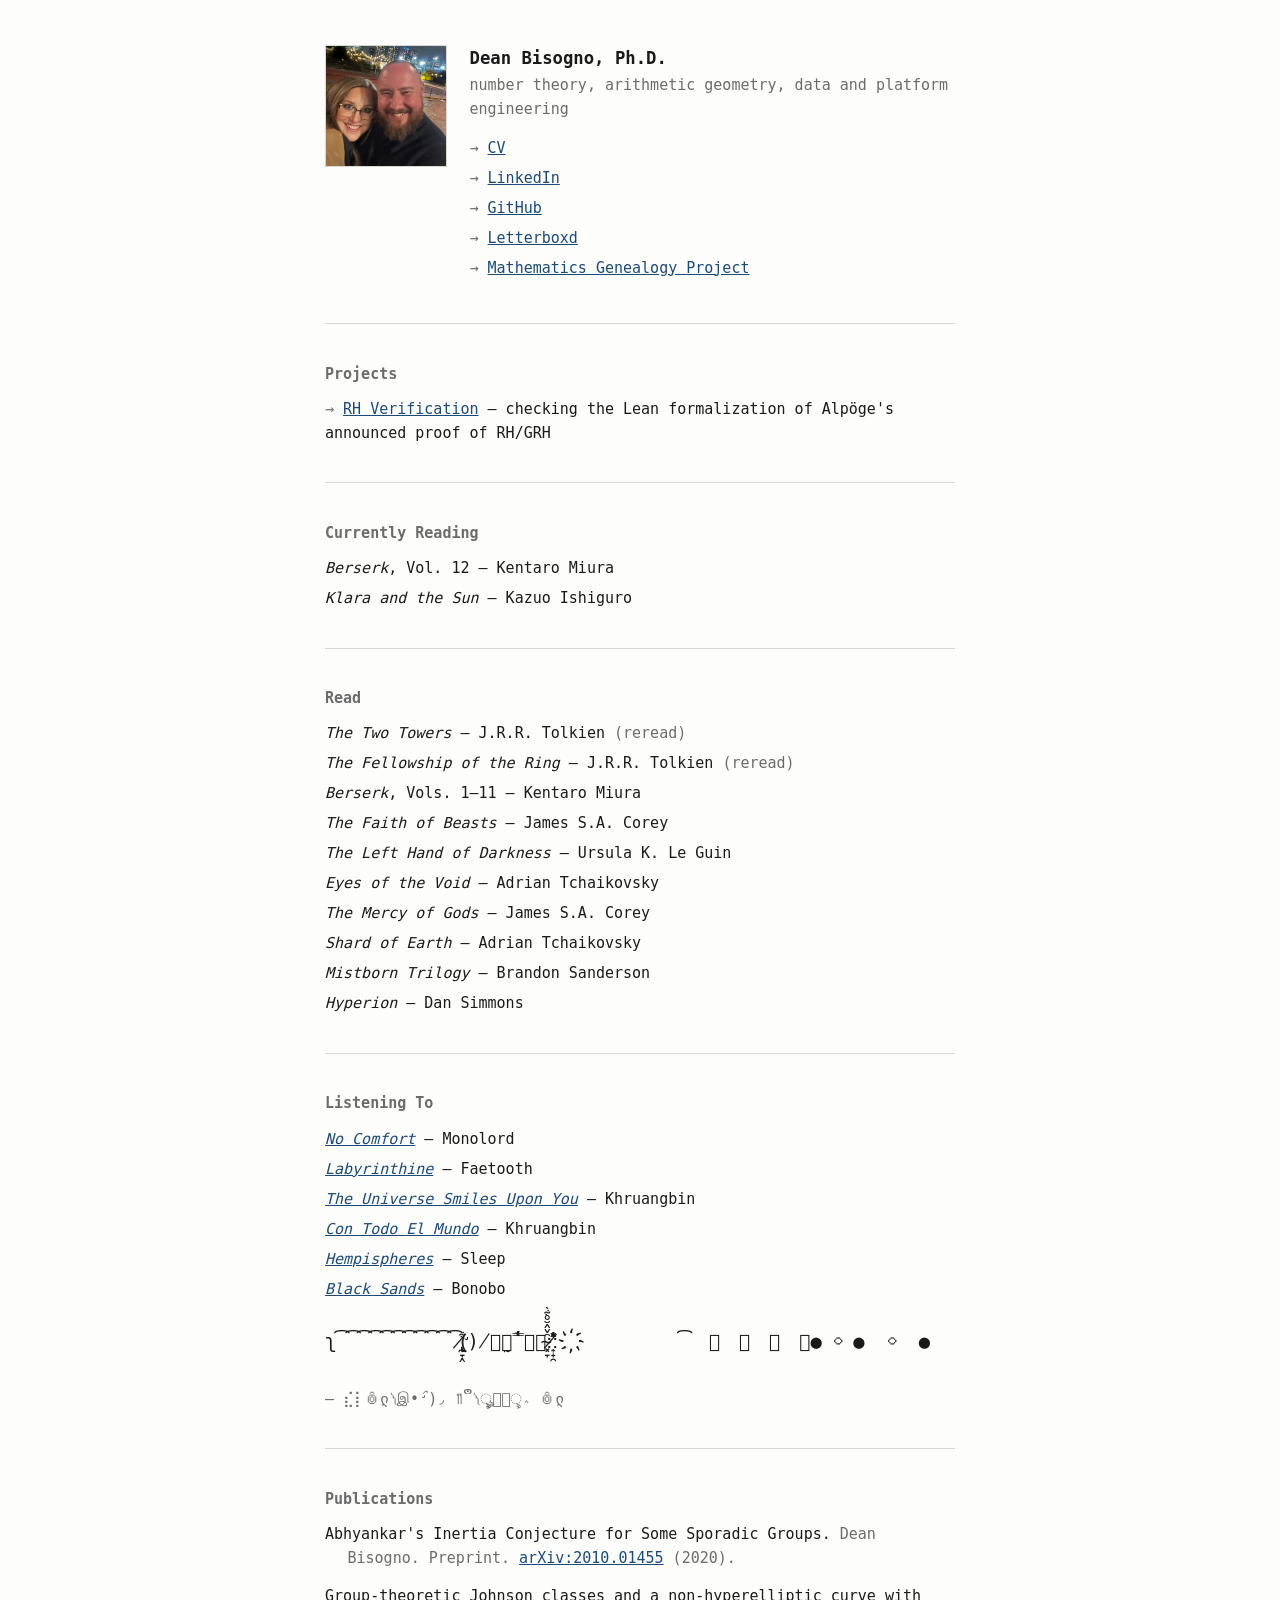
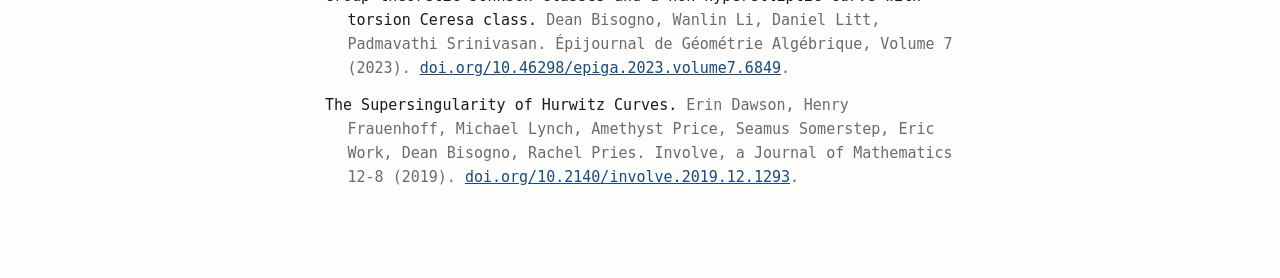
<file: index.html>
<!DOCTYPE html>
<html lang="en">

<head>
    <meta charset="utf-8">
    <meta name="viewport" content="width=device-width, initial-scale=1">
    <title>Dean Bisogno</title>
    <meta name="description" content="Dean Bisogno — number theory, arithmetic geometry, data and platform engineering.">
    <link rel="stylesheet" href="css/style.css">
</head>

<body>

    <header class="masthead">
        <img src="images/profile_picture.jpg" alt="Dean and Elle in Tokyo">
        <div>
            <h1>Dean Bisogno, Ph.D.</h1>
            <p class="tagline">number theory, arithmetic geometry, data and platform engineering</p>
            <ul class="elsewhere">
                <li><a href="resources/Bisogno_CV.pdf">CV</a></li>
                <li><a href="https://www.linkedin.com/in/deanbisogno/">LinkedIn</a></li>
                <li><a href="https://github.com/notcoffeetable">GitHub</a></li>
                <li><a href="https://letterboxd.com/notcoffeetable/">Letterboxd</a></li>
                <li><a href="https://www.genealogy.math.ndsu.nodak.edu/id.php?id=275363">Mathematics Genealogy Project</a></li>
            </ul>
        </div>
    </header>

    <hr>

    <section>
        <h2>Projects</h2>
        <ul class="elsewhere">
            <li><a href="rh-verification.html">RH Verification</a> — checking the Lean formalization of Alpöge's announced proof of RH/GRH</li>
        </ul>
    </section>

    <hr>

    <section>
        <h2>Currently Reading</h2>
        <ul>
            <li><em>Berserk</em>, Vol. 12 — Kentaro Miura</li>
            <li><em>Klara and the Sun</em> — Kazuo Ishiguro</li>
        </ul>
    </section>

    <hr>

    <section>
        <h2>Read</h2>
        <ul>
            <li><em>The Two Towers</em> — J.R.R. Tolkien <span class="note">(reread)</span></li>
            <li><em>The Fellowship of the Ring</em> — J.R.R. Tolkien <span class="note">(reread)</span></li>
            <li><em>Berserk</em>, Vols. 1–11 — Kentaro Miura</li>
            <li><em>The Faith of Beasts</em> — James S.A. Corey</li>
            <li><em>The Left Hand of Darkness</em> — Ursula K. Le Guin</li>
            <li><em>Eyes of the Void</em> — Adrian Tchaikovsky</li>
            <li><em>The Mercy of Gods</em> — James S.A. Corey</li>
            <li><em>Shard of Earth</em> — Adrian Tchaikovsky</li>
            <li><em>Mistborn Trilogy</em> — Brandon Sanderson</li>
            <li><em>Hyperion</em> — Dan Simmons</li>
        </ul>
    </section>

    <hr>

    <section>
        <h2>Listening To</h2>
        <ul>
            <li><a href="https://monolord.bandcamp.com/album/no-comfort"><em>No Comfort</em></a> — Monolord</li>
            <li><a href="https://faetooth.bandcamp.com/album/labyrinthine"><em>Labyrinthine</em></a> — Faetooth</li>
            <li><a href="https://khruangbin.bandcamp.com/album/the-universe-smiles-upon-you"><em>The Universe Smiles Upon You</em></a> — Khruangbin</li>
            <li><a href="https://khruangbin.bandcamp.com/album/con-todo-el-mundo-world-ex-n-s-america"><em>Con Todo El Mundo</em></a> — Khruangbin</li>
            <li><a href="https://sleep.bandcamp.com/album/hempispheres"><em>Hempispheres</em></a> — Sleep</li>
            <li><a href="https://bonobomusic.bandcamp.com/album/black-sands"><em>Black Sands</em></a> — Bonobo</li>
            <li class="art-entry">
                <a class="art-link" href="https://00000ooooo.bandcamp.com/album/--5" aria-label="Bandcamp title 00000ooooo"><span class="art-title" aria-hidden="true">ʅ͡͡͡͡͡͡͡͡͡͡͡(̸̢̛̼̞̭͋ͅ)̸͚̰͛̔̾̀̿͒͂:̴͓̞̑̌̂̆̊͋̀:̸͎̟̯̂̓̌　҉　　　　　͡　͞　͞　͞　҉● ࿀ ●  ࿀  ●　　　҉⃝ 　　　⃝͢ ͞　　　͘　͞⃝̕ ͢　　　　̛　⃝ 　　　̸　̡　　͢⃝̧ 　͡　͡　　̀　̧　̢⃝͜ 　 　҉　　͞　͞　⃝͞ 　͞　͡⃝  ⃝҉҈҉҈҉҈҉҈҉҈҉ :̶̢͙͙͕̠̩͆(̷̮͍͚̫͚͂̍)̵̳̗̊(　̟̞̝̜̙̘̗̖҉̵̴̨̧̢̡̼̻̺̹̳̲̱̰̯̮̭̬̫̪̩̦̥</span></a>
                <span class="art-by">— ⣎⡇ꉺლ༽இ•̛)ྀ◞ ༎ຶ ༽ৣৢ؞ৢ؞ؖ ꉺლ</span>
            </li>
        </ul>
    </section>

    <hr>

    <section>
        <h2>Publications</h2>
        <ul class="bib">
            <li><cite>Abhyankar's Inertia Conjecture for Some Sporadic Groups.</cite>
                Dean Bisogno. Preprint. <a href="https://arxiv.org/abs/2010.01455">arXiv:2010.01455</a> (2020).</li>
            <li><cite>Group-theoretic Johnson classes and a non-hyperelliptic curve with torsion Ceresa class.</cite>
                Dean Bisogno, Wanlin Li, Daniel Litt, Padmavathi Srinivasan.
                Épijournal de Géométrie Algébrique, Volume 7 (2023).
                <a href="https://doi.org/10.46298/epiga.2023.volume7.6849">doi.org/10.46298/epiga.2023.volume7.6849</a>.</li>
            <li><cite>The Supersingularity of Hurwitz Curves.</cite>
                Erin Dawson, Henry Frauenhoff, Michael Lynch, Amethyst Price, Seamus Somerstep, Eric Work, Dean Bisogno, Rachel Pries.
                Involve, a Journal of Mathematics 12-8 (2019).
                <a href="https://doi.org/10.2140/involve.2019.12.1293">doi.org/10.2140/involve.2019.12.1293</a>.</li>
        </ul>
    </section>

</body>

</html>
</file>
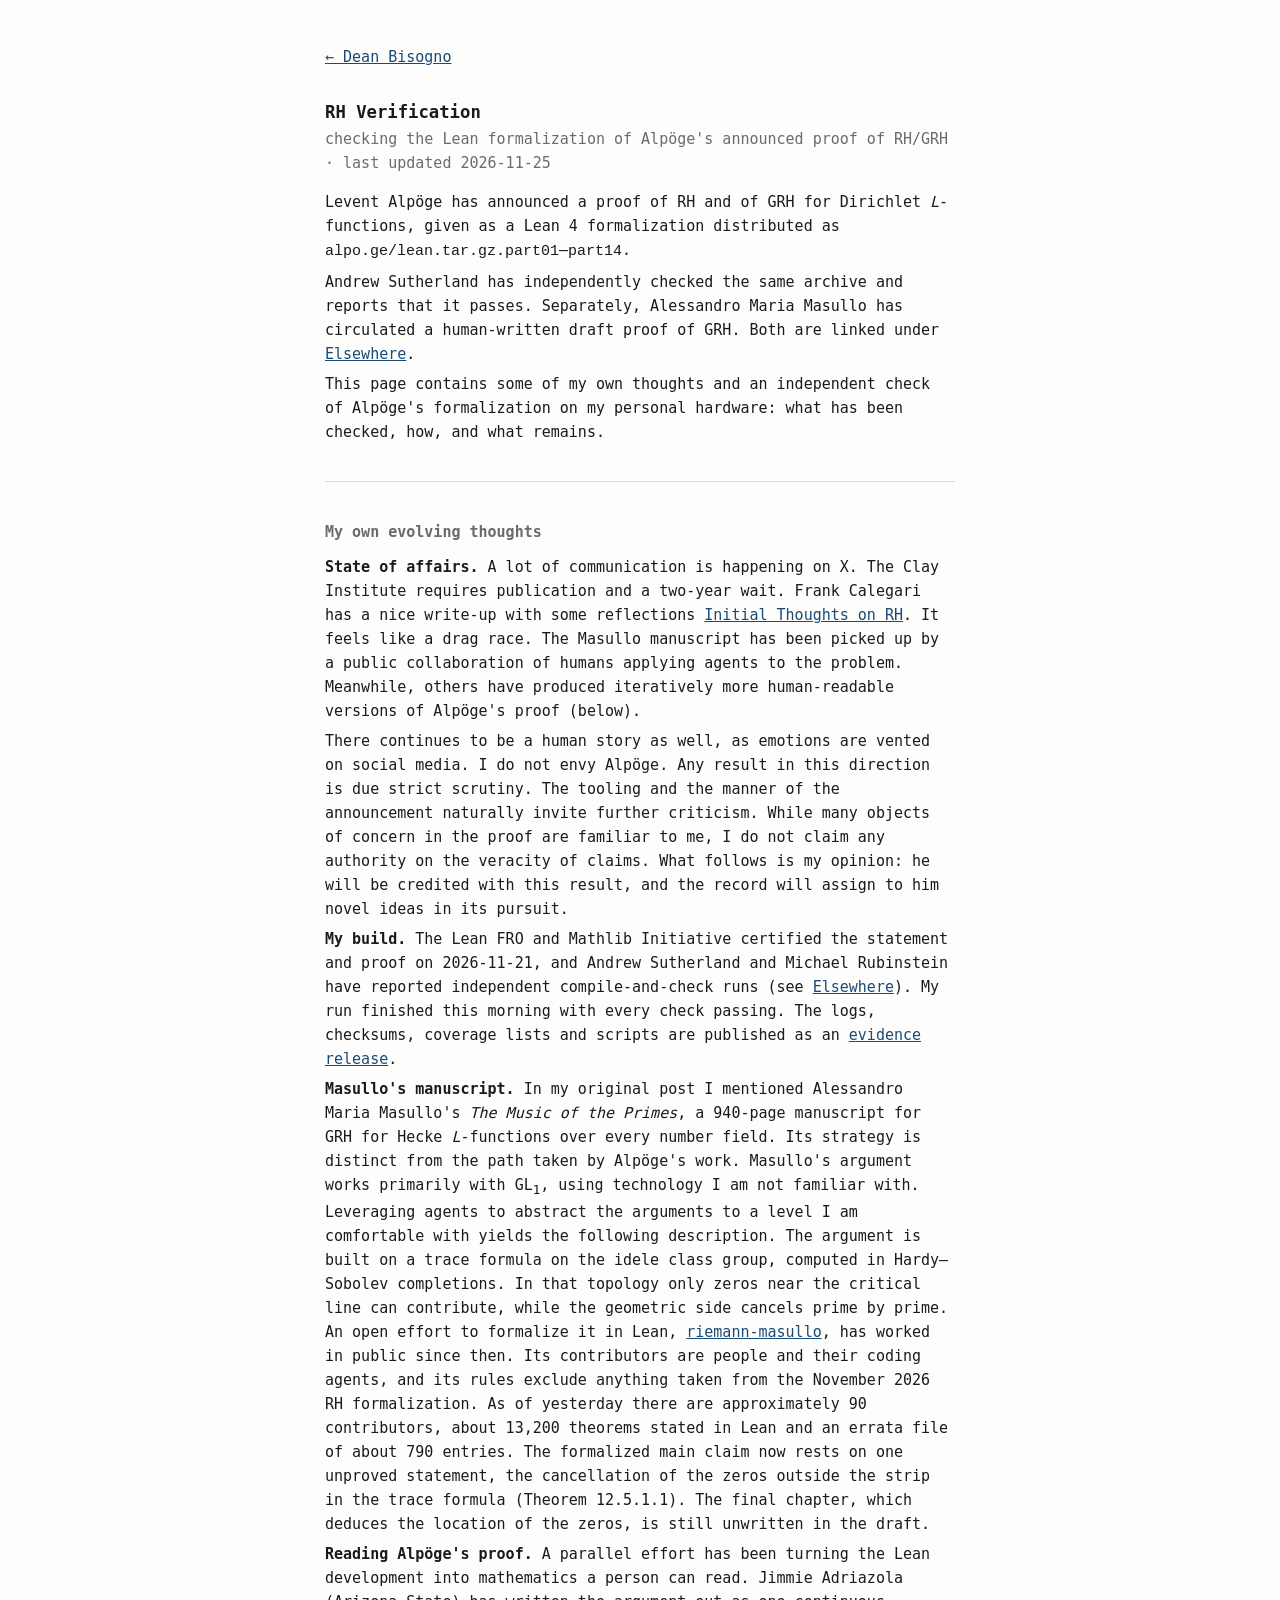
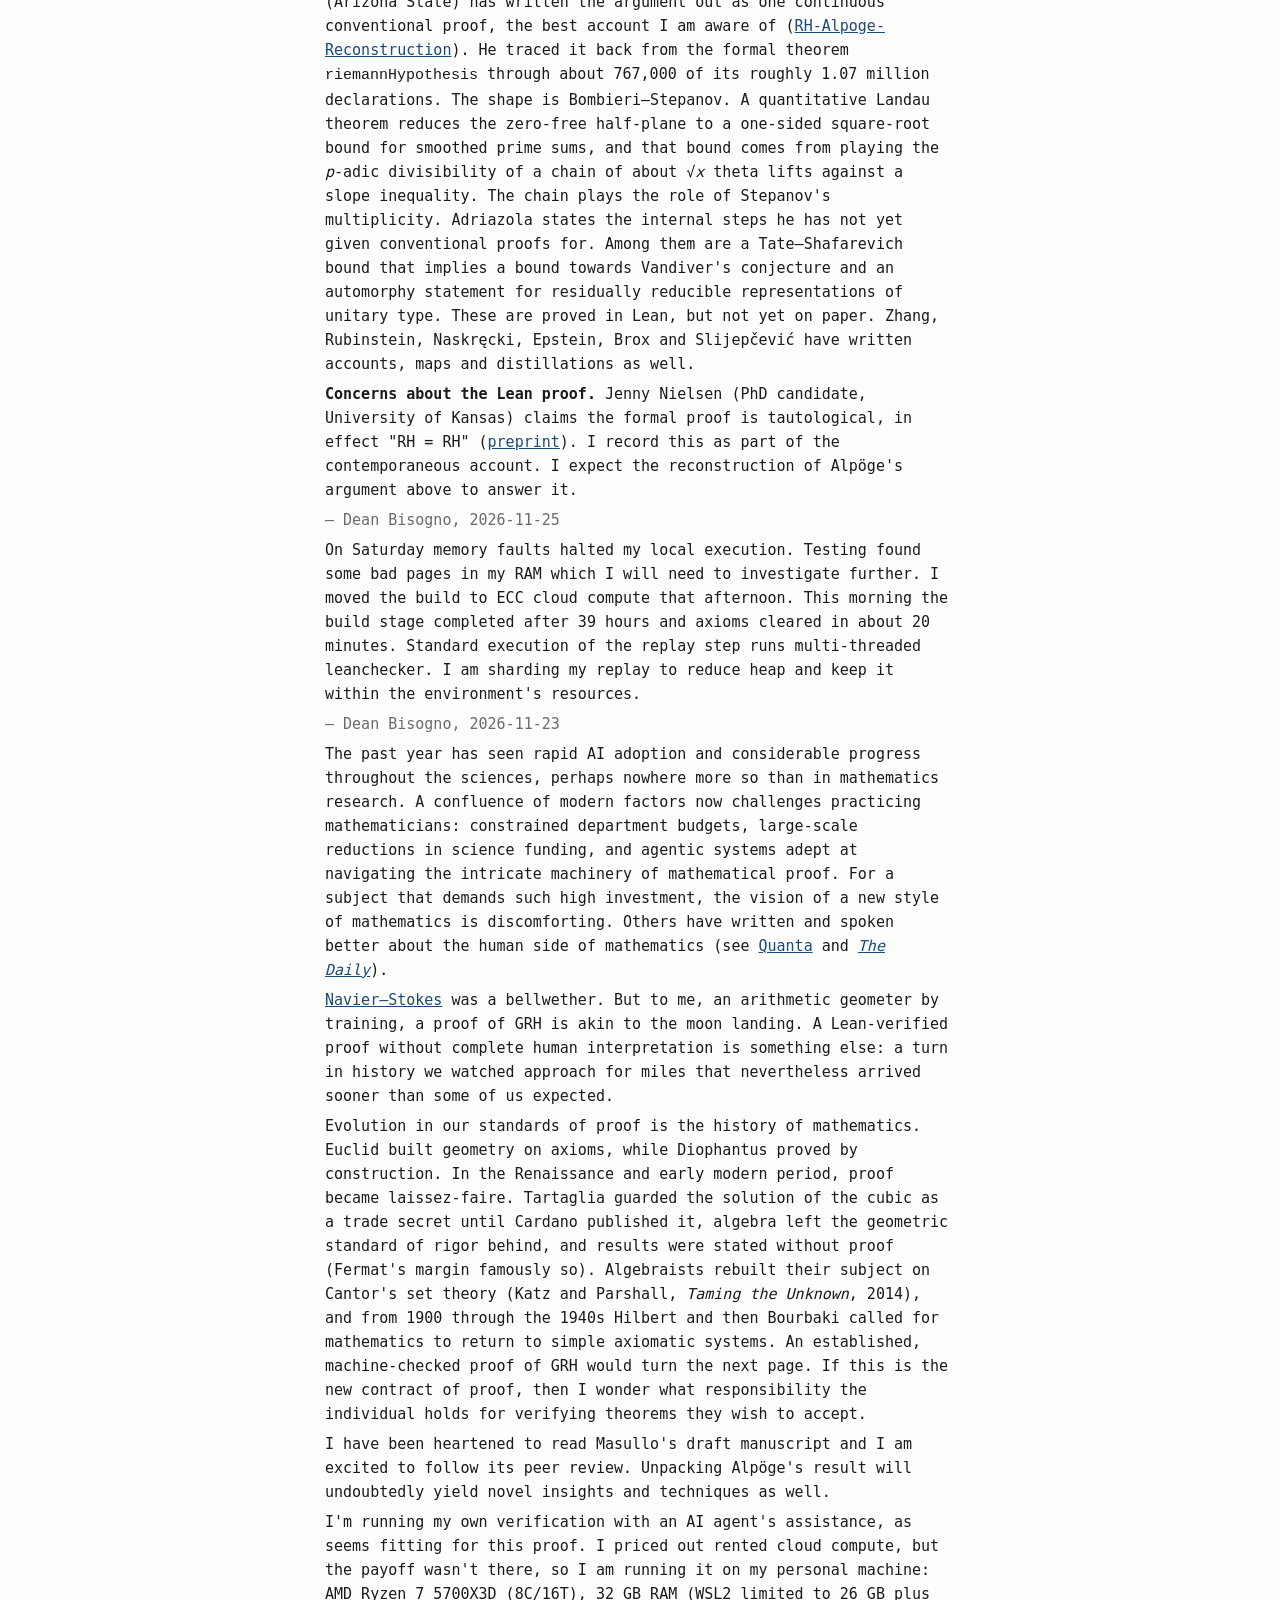
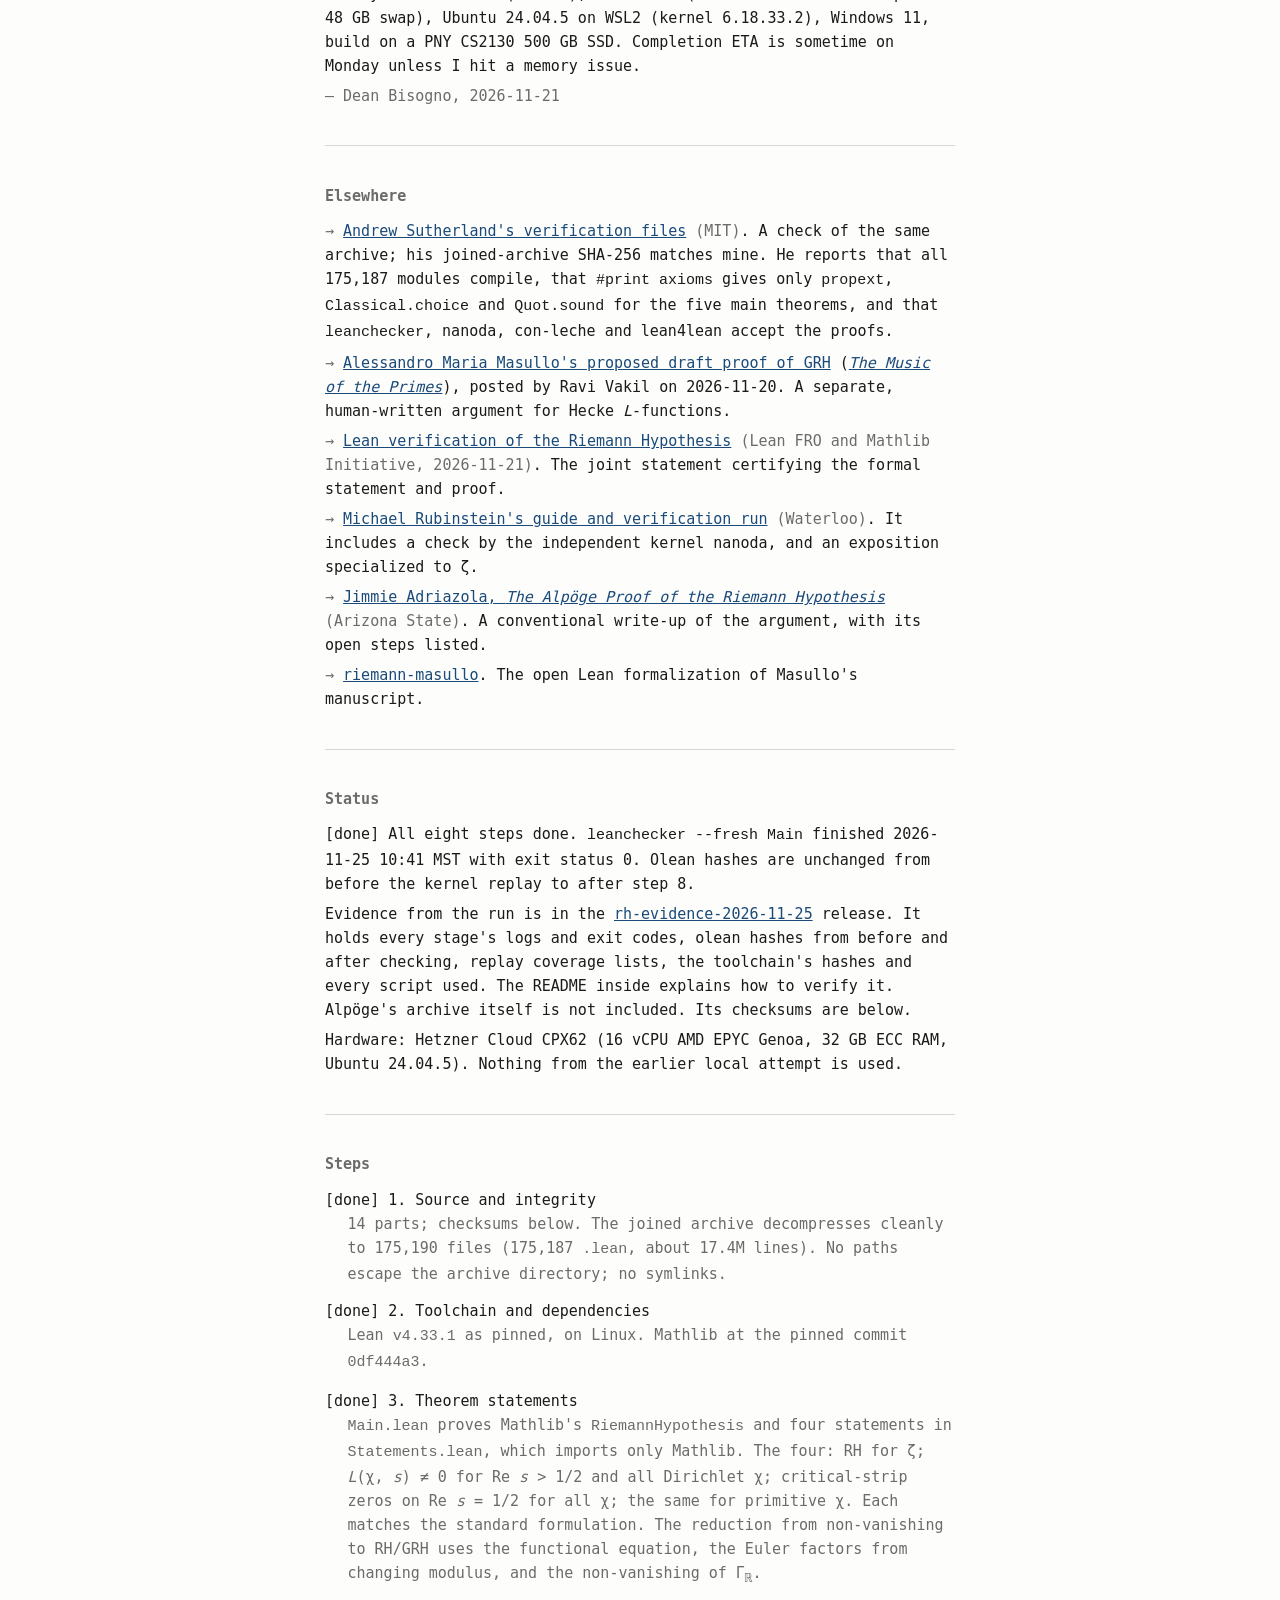
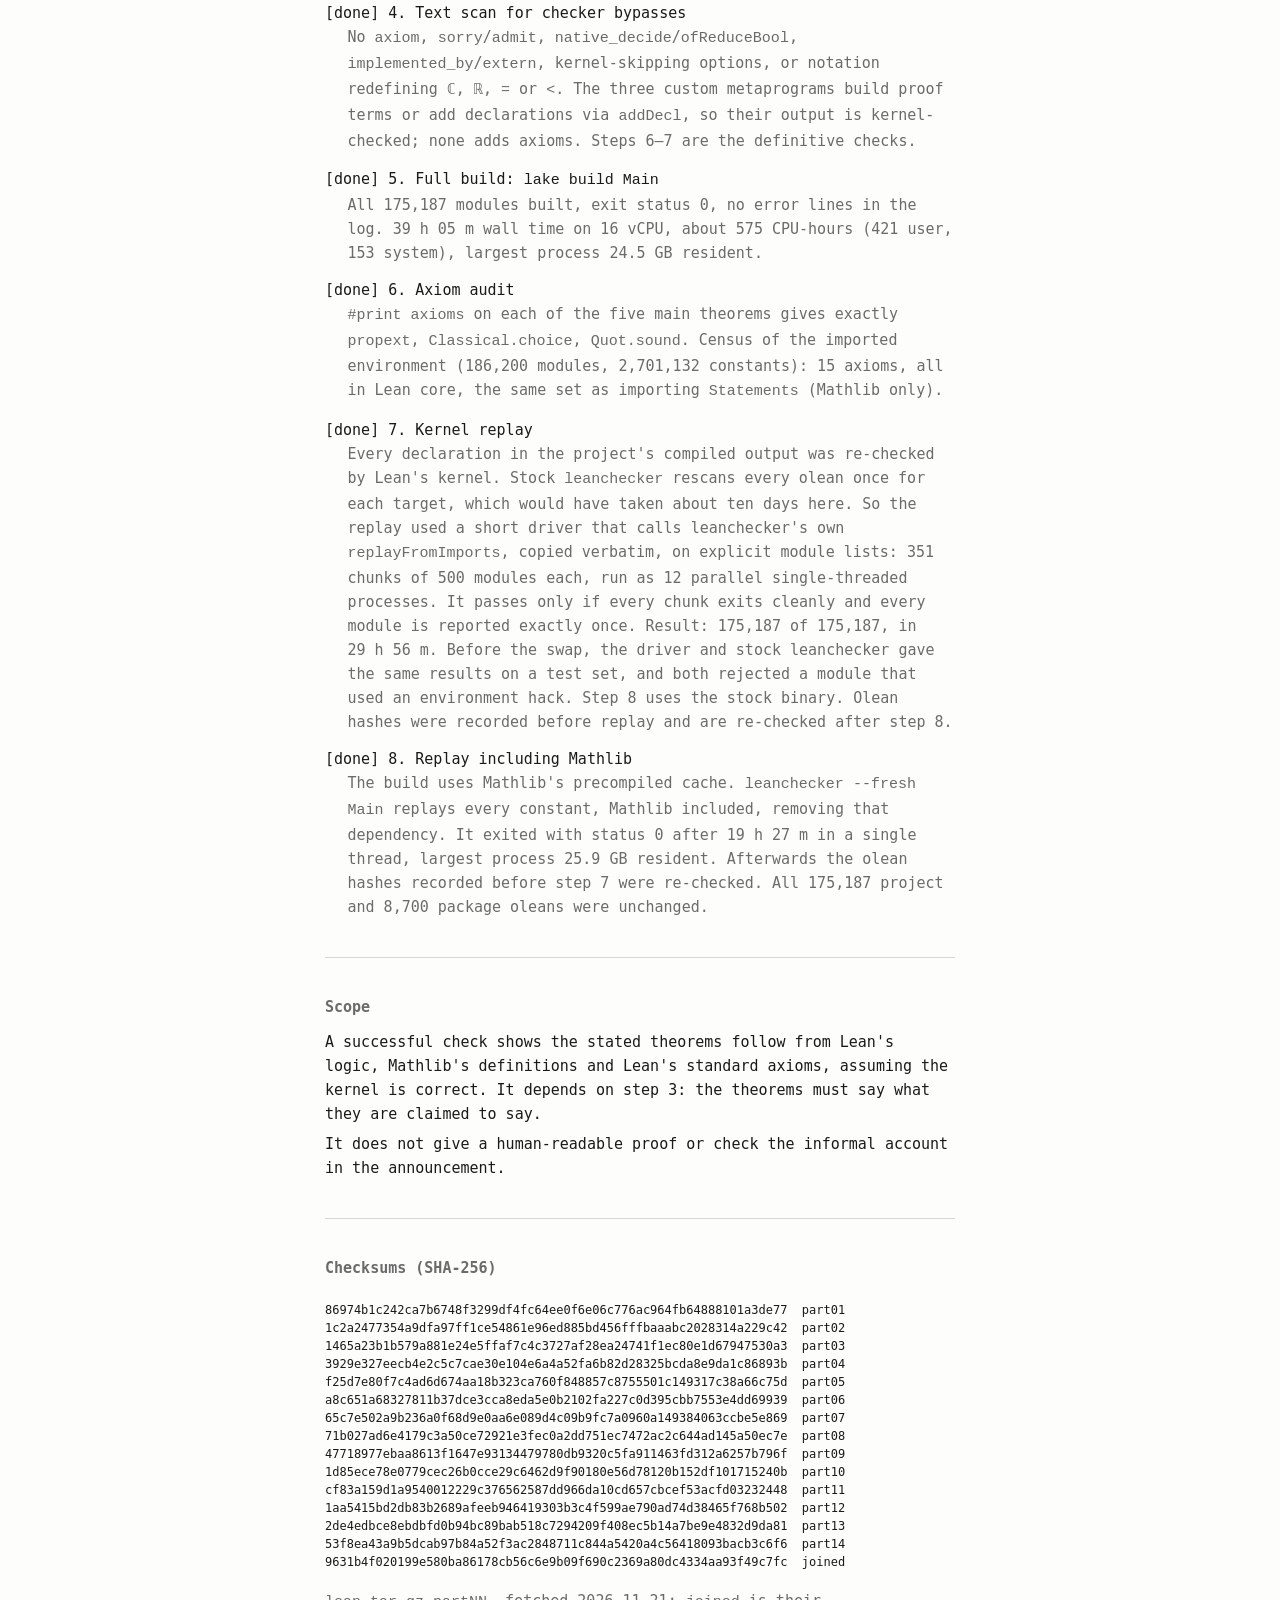
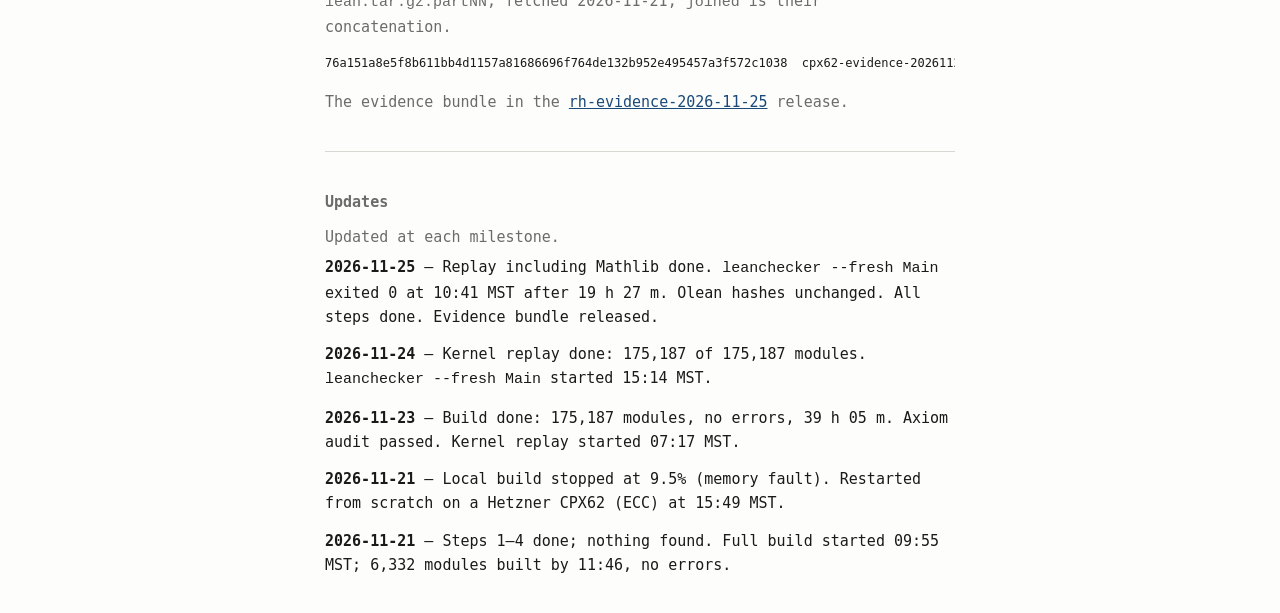
<file: rh-verification.html>
<!DOCTYPE html>
<html lang="en">

<head>
    <meta charset="utf-8">
    <meta name="viewport" content="width=device-width, initial-scale=1">
    <title>RH Verification — Dean Bisogno</title>
    <meta name="description" content="Status of an independent check of the Lean formalization accompanying Alpöge's announced proof of the Riemann Hypothesis.">
    <meta property="og:type" content="article">
    <meta property="og:title" content="RH Verification">
    <meta property="og:description" content="An independent check of the Lean formalization of Alpöge's announced proof of RH/GRH.">
    <meta property="og:url" content="https://elysiumanalytics.io/rh-verification.html">
    <meta property="og:image" content="https://elysiumanalytics.io/images/og-rh-verification.png">
    <meta property="og:image:width" content="1200">
    <meta property="og:image:height" content="627">
    <meta name="twitter:card" content="summary_large_image">
    <link rel="stylesheet" href="css/style.css">
</head>

<body>

    <p class="back"><a href="index.html">← Dean Bisogno</a></p>

    <header>
        <h1>RH Verification</h1>
        <p class="tagline">checking the Lean formalization of Alpöge's announced proof of RH/GRH · last updated 2026-11-25</p>
    </header>

    <section>
        <p>Levent Alpöge has announced a proof of RH and of GRH for Dirichlet <em>L</em>-functions, given as a
            Lean&nbsp;4 formalization distributed as <code>alpo.ge/lean.tar.gz.part01</code>–<code>part14</code>.</p>
        <p>Andrew Sutherland has independently checked the same archive and reports that it passes. Separately,
            Alessandro Maria Masullo has circulated a human-written draft proof of GRH. Both are linked under
            <a href="#elsewhere">Elsewhere</a>.</p>
        <p>This page contains some of my own thoughts and an independent check of Alpöge's formalization on my personal hardware:
            what has been checked, how, and what remains.</p>
    </section>

    <hr>

    <section>
        <h2>My own evolving thoughts</h2>
            <p><strong>State of affairs.</strong> A lot of communication is happening on X. The Clay Institute requires publication and a two-year wait. Frank Calegari has a nice write-up with some reflections <a href="https://galoisrepresentations.org/2026/11/23/initial-thoughts-on-rh/">Initial Thoughts on RH</a>. It feels like a drag race. The Masullo manuscript has been picked up by a public collaboration of humans applying agents to the problem. Meanwhile, others have produced iteratively more human-readable versions of Alpöge's proof (below).</p>
            <p>There continues to be a human story as well, as emotions are vented on social media. I do not envy Alpöge. Any result in this direction is due strict scrutiny. The tooling and the manner of the announcement naturally invite further criticism. While many objects of concern in the proof are familiar to me, I do not claim any authority on the veracity of claims. What follows is my opinion: he will be credited with this result, and the record will assign to him novel ideas in its pursuit.</p>
            <p><strong>My build.</strong> The Lean FRO and Mathlib Initiative certified the statement and proof
                on 2026-11-21, and Andrew Sutherland and Michael Rubinstein have reported independent
                compile-and-check runs (see <a href="#elsewhere">Elsewhere</a>). My run finished this morning
                with every check passing. The logs, checksums, coverage lists and scripts are published as an
                <a href="https://github.com/notcoffeetable/notcoffeetable.github.io/releases/tag/rh-evidence-2026-11-25">evidence release</a>.</p>

            <p><strong>Masullo's manuscript.</strong> In my original post I mentioned Alessandro Maria Masullo's
                <em>The Music of the Primes</em>, a 940-page manuscript for GRH for Hecke
                <em>L</em>-functions over every number field. Its strategy is distinct from the path taken by Alpöge's work. Masullo's argument works primarily with GL<sub>1</sub>, using technology I am not familiar with. Leveraging agents to abstract the arguments to a level I am comfortable with yields the following description.
                The argument is built on a trace formula on the idele class group, computed in Hardy–Sobolev completions. In that topology only
                zeros near the critical line can contribute, while the geometric side cancels prime by prime.
                An open effort to formalize it in Lean, <a href="https://github.com/mccorvie/riemann-masullo">riemann-masullo</a>,
                has worked in public since then. Its contributors are people and their coding agents, and its rules
                exclude anything taken from the November 2026 RH formalization. As of yesterday there are approximately 90
                contributors, about 13,200 theorems stated in Lean and an errata file of about 790 entries.
                The formalized main claim now rests on one unproved statement, the cancellation of the zeros
                outside the strip in the trace formula (Theorem 12.5.1.1). The final chapter, which deduces the
                location of the zeros, is still unwritten in the draft.</p>

            <p><strong>Reading Alpöge's proof.</strong> A parallel effort has been turning the Lean
                development into mathematics a person can read. Jimmie Adriazola (Arizona State) has written
                the argument out as one continuous conventional proof, the best account I am aware of
                (<a href="https://github.com/jimjamzola/RH-Alpoge-Reconstruction">RH-Alpoge-Reconstruction</a>). He traced it back from the formal theorem
                <code>riemannHypothesis</code> through about 767,000 of its roughly 1.07 million declarations. The
                shape is Bombieri–Stepanov. A quantitative Landau theorem reduces the zero-free half-plane to a one-sided
                square-root bound for smoothed prime sums, and that bound comes from playing the <em>p</em>-adic
                divisibility of a chain of about √<em>x</em> theta lifts against a slope inequality. The chain plays
                the role of Stepanov's multiplicity. Adriazola states the internal steps he has not yet given conventional
                proofs for. Among them are a Tate–Shafarevich bound that implies
                a bound towards Vandiver's conjecture and an automorphy statement for residually reducible
                representations of unitary type. These are proved in Lean, but not yet on paper.
                Zhang, Rubinstein, Naskręcki, Epstein, Brox and Slijepčević have written accounts, maps and
                distillations as well.</p>

            <p><strong>Concerns about the Lean proof.</strong> Jenny Nielsen (PhD candidate, University of Kansas)
                claims the formal proof is tautological, in effect "RH = RH"
                (<a href="https://philarchive.org/rec/NIEIOT-2">preprint</a>). I record this as part of the
                contemporaneous account. I expect the reconstruction of Alpöge's argument above to answer it.</p>
            <p class="note">— Dean Bisogno, 2026-11-25</p>

            <p>On Saturday memory faults halted my local execution. Testing found some bad pages in my RAM which I will need to investigate further. I moved the build to ECC cloud compute that afternoon. This morning the build stage completed after 39 hours and axioms cleared in about 20 minutes. Standard execution of the replay step runs multi-threaded leanchecker. I am sharding my replay to reduce heap and keep it within the environment's resources.</p>
            <p class="note">— Dean Bisogno, 2026-11-23</p>

            <p>The past year has seen rapid AI adoption and considerable progress throughout the sciences, perhaps
                nowhere more so than in mathematics research. A confluence of modern factors now challenges
                practicing mathematicians: constrained department budgets, large-scale reductions in science
                funding, and agentic systems adept at navigating the intricate machinery of mathematical proof. For
                a subject that demands such high investment, the vision of a new style of mathematics is
                discomforting. Others have written and spoken better about the human
                side of mathematics (see <a href="https://www.quantamagazine.org/is-ai-the-end-of-math-as-we-know-it-20261005/">Quanta</a>
                and <a href="https://www.nytimes.com/video/podcasts/the-daily/100000011211514/why-ai-has-this-mathematician-in-tears.html"><em>The Daily</em></a>).</p>

            <p><a href="https://www.quantamagazine.org/ai-has-solved-one-of-maths-1-million-millennium-prize-problems-20260908/">Navier–Stokes</a>
                was a bellwether. But to me, an arithmetic geometer by training,
                a proof of GRH is akin to the moon landing. A Lean-verified proof without complete human interpretation is something else: a turn in history we watched approach for miles that nevertheless
                arrived sooner than some of us expected.</p>

            <p>Evolution in our standards of proof is the history of mathematics. Euclid built geometry on axioms, while Diophantus proved by construction.
                In the Renaissance and early modern period, proof became laissez-faire. Tartaglia guarded the solution
                of the cubic as a trade secret until Cardano published it, algebra left the geometric standard of rigor
                behind, and results were stated without proof (Fermat's margin famously so). Algebraists rebuilt their
                subject on Cantor's set theory (Katz and Parshall, <em>Taming the Unknown</em>, 2014), and from 1900
                through the 1940s Hilbert and then Bourbaki called for mathematics to return to simple axiomatic
                systems. An established, machine-checked proof of GRH would turn the next page. If this is the new contract of proof, then I wonder what responsibility the individual holds for verifying theorems they wish to accept.</p>

            <p>I have been heartened to read Masullo's draft manuscript and I am excited to follow its peer review. Unpacking Alpöge's result will undoubtedly yield novel insights and techniques as well.</p>

            <p>I'm running my own verification with an AI agent's assistance, as seems fitting for this proof. I
                priced out rented cloud compute, but the payoff wasn't there, so I am running it on my personal machine: AMD Ryzen 7 5700X3D (8C/16T), 32 GB RAM (WSL2
                limited to 26 GB plus 48 GB swap), Ubuntu 24.04.5 on WSL2 (kernel 6.18.33.2), Windows 11,
                build on a PNY CS2130 500 GB SSD. Completion ETA is sometime on Monday unless I hit a memory issue.</p>

            <p class="note">— Dean Bisogno, 2026-11-21</p>
    </section>

    <hr>

    <section id="elsewhere">
        <h2>Elsewhere</h2>
        <ul class="elsewhere">
            <li><a href="https://math.mit.edu/~drew/grh/">Andrew Sutherland's verification files</a>
                <span class="note">(MIT)</span>. A check of the same archive; his joined-archive SHA-256 matches
                mine. He reports that all 175,187 modules compile, that <code>#print axioms</code> gives only
                <code>propext</code>, <code>Classical.choice</code> and <code>Quot.sound</code> for the five main
                theorems, and that <code>leanchecker</code>, nanoda, con-leche and lean4lean accept the proofs.</li>
            <li><a href="https://math216.wordpress.com/2026/11/20/hurried-announcement-alessandro-masullo-grh/">Alessandro
                Maria Masullo's proposed draft proof of GRH</a> (<a href="https://math216.wordpress.com/wp-content/uploads/2026/11/the-music-of-the-primes.pdf"><em>The
                Music of the Primes</em></a>), posted by Ravi Vakil on 2026-11-20. A separate, human-written
                argument for Hecke <em>L</em>-functions.</li>
            <li><a href="https://leanprover-community.github.io/blog/posts/riemann-hypothesis/">Lean verification of
                the Riemann Hypothesis</a> <span class="note">(Lean FRO and Mathlib Initiative, 2026-11-21)</span>. The joint
                statement certifying the formal statement and proof.</li>
            <li><a href="https://www.math.uwaterloo.ca/~mrubinst/alpoge_claude_grh/">Michael Rubinstein's guide and
                verification run</a> <span class="note">(Waterloo)</span>. It includes a check by the independent kernel nanoda, and an exposition
                specialized to ζ.</li>
            <li><a href="https://github.com/jimjamzola/RH-Alpoge-Reconstruction">Jimmie Adriazola, <em>The Alpöge Proof of the Riemann Hypothesis</em></a>
                <span class="note">(Arizona State)</span>. A conventional write-up of the argument, with its open steps listed.</li>
            <li><a href="https://github.com/mccorvie/riemann-masullo">riemann-masullo</a>. The open Lean
                formalization of Masullo's manuscript.</li>
        </ul>
    </section>

    <hr>

    <section>
        <h2>Status</h2>
        <p><span class="status done">[done]</span> All eight steps done. <code>leanchecker --fresh Main</code> finished
            2026-11-25 10:41 MST with exit status 0. Olean hashes are unchanged from before the kernel replay to after step 8.</p>
        <p>Evidence from the run is in the
            <a href="https://github.com/notcoffeetable/notcoffeetable.github.io/releases/tag/rh-evidence-2026-11-25">rh-evidence-2026-11-25</a>
            release. It holds every stage's logs and exit codes, olean hashes from before and after checking, replay
            coverage lists, the toolchain's hashes and every script used. The README inside explains how to verify it.
            Alpöge's archive itself is not included. Its checksums are below.</p>
        <p>Hardware: Hetzner Cloud CPX62 (16 vCPU AMD EPYC Genoa, 32 GB ECC RAM, Ubuntu 24.04.5). Nothing from
            the earlier local attempt is used.</p>
    </section>

    <hr>

    <section>
        <h2>Steps</h2>
        <ul class="steps">
            <li><span class="status done">[done]</span> 1. Source and integrity
                <span class="detail">14 parts; checksums below. The joined archive decompresses cleanly to
                    175,190 files (175,187 <code>.lean</code>, about 17.4M lines). No paths escape the archive
                    directory; no symlinks.</span></li>
            <li><span class="status done">[done]</span> 2. Toolchain and dependencies
                <span class="detail">Lean <code>v4.33.1</code> as pinned, on Linux. Mathlib at the pinned
                    commit <code>0df444a3</code>.</span></li>
            <li><span class="status done">[done]</span> 3. Theorem statements
                <span class="detail"><code>Main.lean</code> proves Mathlib's <code>RiemannHypothesis</code> and four
                    statements in <code>Statements.lean</code>, which imports only Mathlib. The four: RH for ζ;
                    <em>L</em>(χ,&nbsp;<em>s</em>)&nbsp;≠&nbsp;0 for Re&nbsp;<em>s</em>&nbsp;&gt;&nbsp;1/2 and all
                    Dirichlet χ; critical-strip zeros on Re&nbsp;<em>s</em>&nbsp;=&nbsp;1/2 for all χ; the same for
                    primitive χ. Each matches the standard formulation. The reduction from non-vanishing to RH/GRH
                    uses the functional equation, the Euler factors from changing modulus, and the non-vanishing
                    of Γ<sub>ℝ</sub>.</span></li>
            <li><span class="status done">[done]</span> 4. Text scan for checker bypasses
                <span class="detail">No <code>axiom</code>, <code>sorry</code>/<code>admit</code>,
                    <code>native_decide</code>/<code>ofReduceBool</code>, <code>implemented_by</code>/<code>extern</code>,
                    kernel-skipping options, or notation redefining ℂ, ℝ, <code>=</code> or <code>&lt;</code>.
                    The three custom metaprograms build proof terms or add declarations via <code>addDecl</code>,
                    so their output is kernel-checked; none adds axioms. Steps 6–7 are the definitive checks.</span></li>
            <li><span class="status done">[done]</span> 5. Full build: <code>lake build Main</code>
                <span class="detail">All 175,187 modules built, exit status 0, no error lines in the log.
                    39&nbsp;h&nbsp;05&nbsp;m wall time on 16 vCPU, about 575 CPU-hours (421 user, 153 system),
                    largest process 24.5 GB resident.</span></li>
            <li><span class="status done">[done]</span> 6. Axiom audit
                <span class="detail"><code>#print axioms</code> on each of the five main theorems gives exactly
                    <code>propext</code>, <code>Classical.choice</code>, <code>Quot.sound</code>. Census of the
                    imported environment (186,200 modules, 2,701,132 constants): 15 axioms, all in Lean core,
                    the same set as importing <code>Statements</code> (Mathlib only).</span></li>
            <li><span class="status done">[done]</span> 7. Kernel replay
                <span class="detail">Every declaration in the project's compiled output was re-checked by Lean's kernel.
                    Stock <code>leanchecker</code> rescans every olean once for each target, which would have taken about
                    ten days here. So the replay used a short driver that calls leanchecker's own
                    <code>replayFromImports</code>, copied verbatim, on explicit module lists: 351 chunks of 500 modules
                    each, run as 12 parallel single-threaded processes. It passes only if every chunk exits cleanly and
                    every module is reported exactly once. Result: 175,187 of 175,187, in 29&nbsp;h&nbsp;56&nbsp;m.
                    Before the swap, the driver and stock leanchecker gave the same results on a test set, and both rejected
                    a module that used an environment hack. Step 8 uses the stock binary. Olean hashes were
                    recorded before replay and are re-checked after step 8.</span></li>
            <li><span class="status done">[done]</span> 8. Replay including Mathlib
                <span class="detail">The build uses Mathlib's precompiled cache.
                    <code>leanchecker --fresh Main</code> replays every constant, Mathlib included, removing that
                    dependency. It exited with status 0 after 19&nbsp;h&nbsp;27&nbsp;m in a single thread, largest process
                    25.9 GB resident. Afterwards the olean hashes recorded before step 7 were re-checked. All 175,187 project
                    and 8,700 package oleans were unchanged.</span></li>
        </ul>
    </section>

    <hr>

    <section>
        <h2>Scope</h2>
        <p>A successful check shows the stated theorems follow from Lean's logic, Mathlib's definitions and
            Lean's standard axioms, assuming the kernel is correct. It depends on step 3: the theorems must say
            what they are claimed to say.</p>
        <p>It does not give a human-readable proof or check the informal account in the announcement.</p>
    </section>

    <hr>

    <section>
        <h2>Checksums (SHA-256)</h2>
<pre>86974b1c242ca7b6748f3299df4fc64ee0f6e06c776ac964fb64888101a3de77  part01
1c2a2477354a9dfa97ff1ce54861e96ed885bd456fffbaaabc2028314a229c42  part02
1465a23b1b579a881e24e5ffaf7c4c3727af28ea24741f1ec80e1d67947530a3  part03
3929e327eecb4e2c5c7cae30e104e6a4a52fa6b82d28325bcda8e9da1c86893b  part04
f25d7e80f7c4ad6d674aa18b323ca760f848857c8755501c149317c38a66c75d  part05
a8c651a68327811b37dce3cca8eda5e0b2102fa227c0d395cbb7553e4dd69939  part06
65c7e502a9b236a0f68d9e0aa6e089d4c09b9fc7a0960a149384063ccbe5e869  part07
71b027ad6e4179c3a50ce72921e3fec0a2dd751ec7472ac2c644ad145a50ec7e  part08
47718977ebaa8613f1647e93134479780db9320c5fa911463fd312a6257b796f  part09
1d85ece78e0779cec26b0cce29c6462d9f90180e56d78120b152df101715240b  part10
cf83a159d1a9540012229c376562587dd966da10cd657cbcef53acfd03232448  part11
1aa5415bd2db83b2689afeeb946419303b3c4f599ae790ad74d38465f768b502  part12
2de4edbce8ebdbfd0b94bc89bab518c7294209f408ec5b14a7be9e4832d9da81  part13
53f8ea43a9b5dcab97b84a52f3ac2848711c844a5420a4c56418093bacb3c6f6  part14
9631b4f020199e580ba86178cb56c6e9b09f690c2369a80dc4334aa93f49c7fc  joined</pre>
        <p class="note"><code>lean.tar.gz.partNN</code>, fetched 2026-11-21; <code>joined</code> is their
            concatenation.</p>
<pre>76a151a8e5f8b611bb4d1157a81686696f764de132b952e495457a3f572c1038  cpx62-evidence-20261125T175435Z-public.tar</pre>
        <p class="note">The evidence bundle in the
            <a href="https://github.com/notcoffeetable/notcoffeetable.github.io/releases/tag/rh-evidence-2026-11-25">rh-evidence-2026-11-25</a> release.</p>
    </section>

    <hr>

    <section>
        <h2>Updates</h2>
        <p class="note">Updated at each milestone.</p>
        <ul class="log">
            <li><strong>2026-11-25</strong> — Replay including Mathlib done. <code>leanchecker --fresh Main</code>
                exited 0 at 10:41 MST after 19&nbsp;h&nbsp;27&nbsp;m. Olean hashes unchanged. All steps done. Evidence bundle released.</li>
            <li><strong>2026-11-24</strong> — Kernel replay done: 175,187 of 175,187 modules. <code>leanchecker
                --fresh Main</code> started 15:14 MST.</li>
            <li><strong>2026-11-23</strong> — Build done: 175,187 modules, no errors, 39&nbsp;h&nbsp;05&nbsp;m.
                Axiom audit passed. Kernel replay started 07:17 MST.</li>
            <li><strong>2026-11-21</strong> — Local build stopped at 9.5% (memory fault). Restarted from scratch
                on a Hetzner CPX62 (ECC) at 15:49 MST.</li>
            <li><strong>2026-11-21</strong> — Steps 1–4 done; nothing found. Full build started 09:55 MST; 6,332 modules
                built by 11:46, no errors.</li>
        </ul>
    </section>

</body>

</html>
</file>
<file: css/style.css>
/* elysiumanalytics.io stylesheet */

:root {
    --ink:   #1a1a1a;
    --paper: #fdfdfb;
    --faint: #6b6b6b;
    --rule:  #d8d8d2;
    --link:  #1a4a7a;
}

@media (prefers-color-scheme: dark) {
    :root {
        --ink:   #dcdcd6;
        --paper: #16171a;
        --faint: #8f8f88;
        --rule:  #33343a;
        --link:  #8ab4dd;
    }
}

body {
    font-family: "SF Mono", SFMono-Regular, Menlo, Consolas, "DejaVu Sans Mono", monospace;
    font-size: 15px;
    line-height: 1.6;
    color: var(--ink);
    background: var(--paper);
    max-width: 42em;
    margin: 0 auto;
    padding: 3em 1.5em 5em;
    overflow-wrap: break-word;
}

h1 {
    font-size: 1.15em;
    font-weight: bold;
    margin: 0;
}

h2 {
    font-size: 1em;
    font-weight: bold;
    color: var(--faint);
    margin: 0 0 0.75em;
}

p {
    margin: 0 0 0.4em;
}

a {
    color: var(--link);
}

a:hover {
    text-decoration: none;
}

.bib a {
    overflow-wrap: anywhere;
}

hr {
    border: 0;
    border-top: 1px solid var(--rule);
    margin: 2.5em 0;
}

ul {
    list-style: none;
    margin: 0;
    padding: 0;
}

li {
    margin-bottom: 0.4em;
}

.note {
    color: var(--faint);
}

.tagline {
    color: var(--faint);
    margin-bottom: 1em;
}

/* Header */
.masthead {
    display: flex;
    gap: 1.5em;
    align-items: flex-start;
    flex-wrap: wrap;
}

.masthead img {
    width: 120px;
    height: 120px;
    object-fit: cover;
    border: 1px solid var(--rule);
}

.masthead div {
    flex: 1 1 18em;
}

.elsewhere li::before {
    content: "\2192\00a0";
    color: var(--faint);
}

/* Publications: hanging indent */
.bib li {
    padding-left: 1.5em;
    text-indent: -1.5em;
    margin-bottom: 0.9em;
    color: var(--faint);
}

.bib cite {
    font-style: normal;
    color: var(--ink);
}

/* Narrow screens */
@media (max-width: 30em) {
    body {
        padding: 2em 1.1em 4em;
    }

    .masthead {
        gap: 1em;
    }

    .masthead img {
        width: 96px;
        height: 96px;
    }

    .bib li {
        padding-left: 1em;
        text-indent: -1em;
    }
}

/* RH verification page */
.back {
    margin-bottom: 2em;
}

.status {
    color: var(--faint);
}

.status.done {
    color: var(--ink);
}

.steps li {
    padding-left: 1.5em;
    text-indent: -1.5em;
    margin-bottom: 0.9em;
}

.steps .detail {
    display: block;
    text-indent: 0;
    color: var(--faint);
}

.log li {
    margin-bottom: 0.9em;
}

pre {
    font-family: inherit;
    font-size: 0.8em;
    line-height: 1.5;
    overflow-x: auto;
    padding: 0.75em 0;
    margin: 0 0 0.75em;
}

/* special formatting for OoOoo album */
.art-entry {
    margin-bottom: 0.4em;
}

.art-title {
    display: block;
    white-space: pre;
    overflow-x: auto;
    overflow-y: visible;
    line-height: 1;
    font-size: 1.25em;
    padding: 1.4em 0 3em;
}

.art-link {
    text-decoration: none;
    color: var(--ink);
}

.art-link:hover .art-title {
    color: var(--link);
}

.art-by {
    display: block;
    color: var(--faint);
    margin-top: -1.4em;
}
</file>
